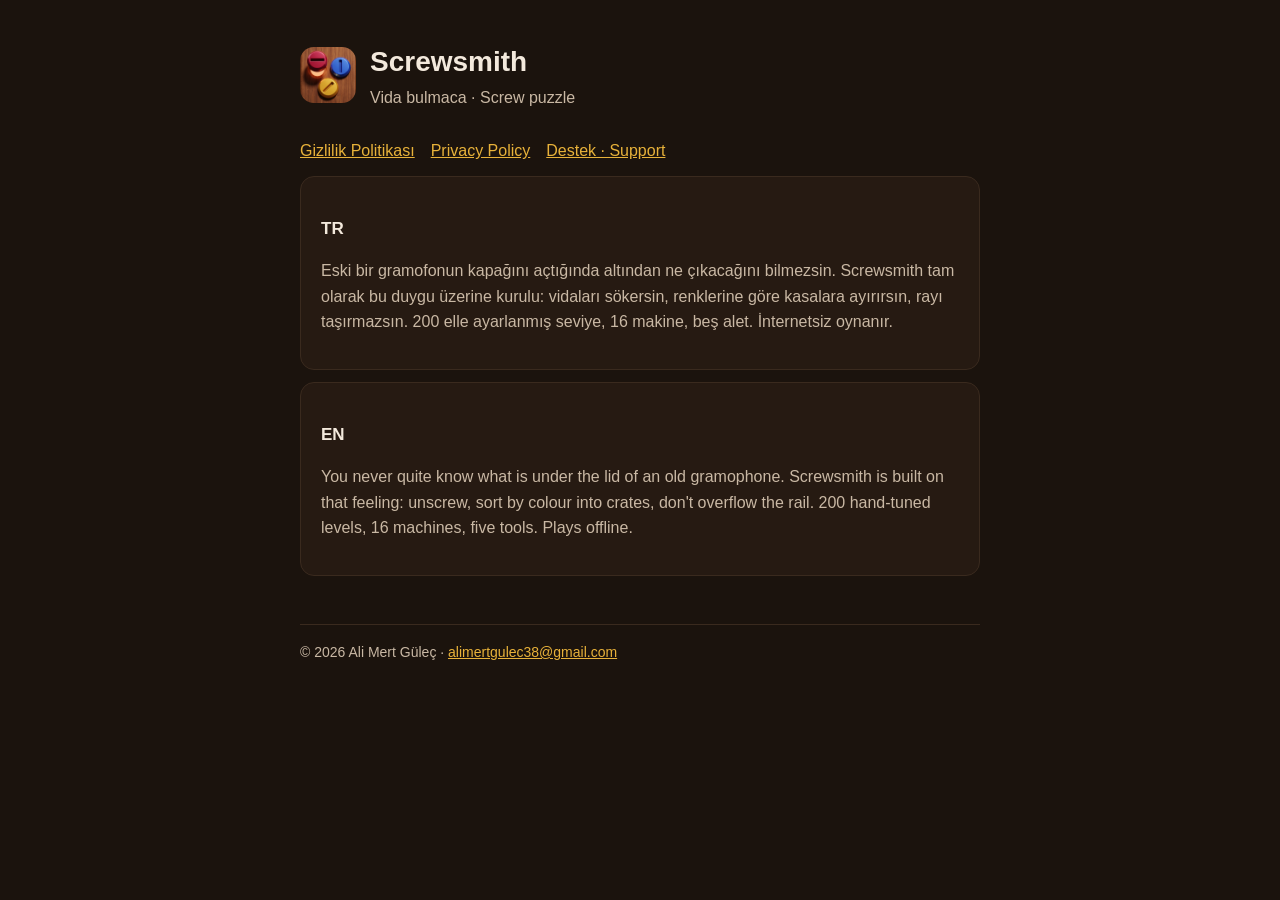
<file: index.html>
<!doctype html><html lang="tr"><head><meta charset="utf-8"><meta name="viewport" content="width=device-width,initial-scale=1"><title>Screwsmith</title><link rel="stylesheet" href="style.css"><link rel="icon" href="icon.png"></head><body><div class="wrap">
<header><img src="icon.png" alt=""><div><h1>Screwsmith</h1><p style="margin:0">Vida bulmaca · Screw puzzle</p></div></header>
<nav><a href="privacy.html">Gizlilik Politikası</a><a href="privacy-en.html">Privacy Policy</a><a href="support.html">Destek · Support</a></nav>
<div class="card"><h3>TR</h3><p>Eski bir gramofonun kapağını açtığında altından ne çıkacağını bilmezsin. Screwsmith tam olarak bu duygu üzerine kurulu: vidaları sökersin, renklerine göre kasalara ayırırsın, rayı taşırmazsın. 200 elle ayarlanmış seviye, 16 makine, beş alet. İnternetsiz oynanır.</p></div>
<div class="card"><h3>EN</h3><p>You never quite know what is under the lid of an old gramophone. Screwsmith is built on that feeling: unscrew, sort by colour into crates, don't overflow the rail. 200 hand-tuned levels, 16 machines, five tools. Plays offline.</p></div>
<footer>© 2026 Ali Mert Güleç · <a href="mailto:alimertgulec38@gmail.com">alimertgulec38@gmail.com</a></footer>
</div></body></html>
</file>
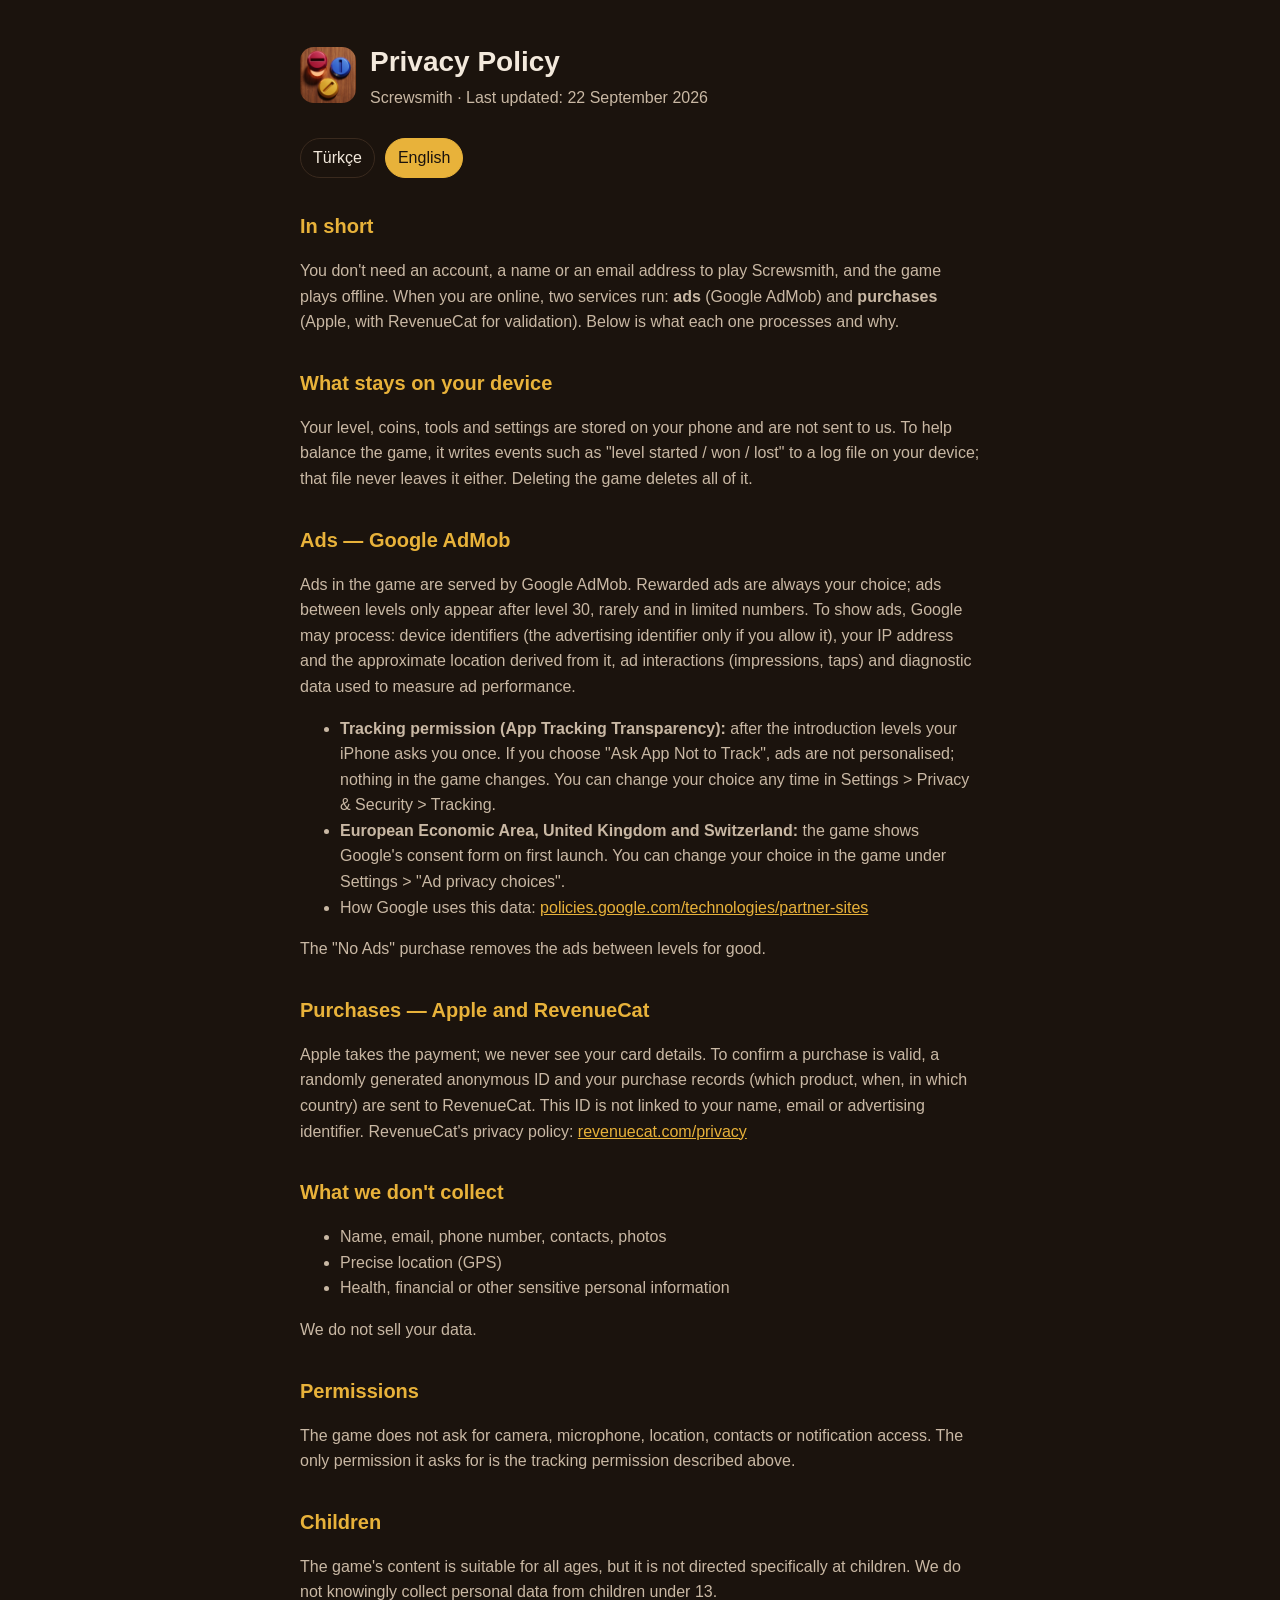
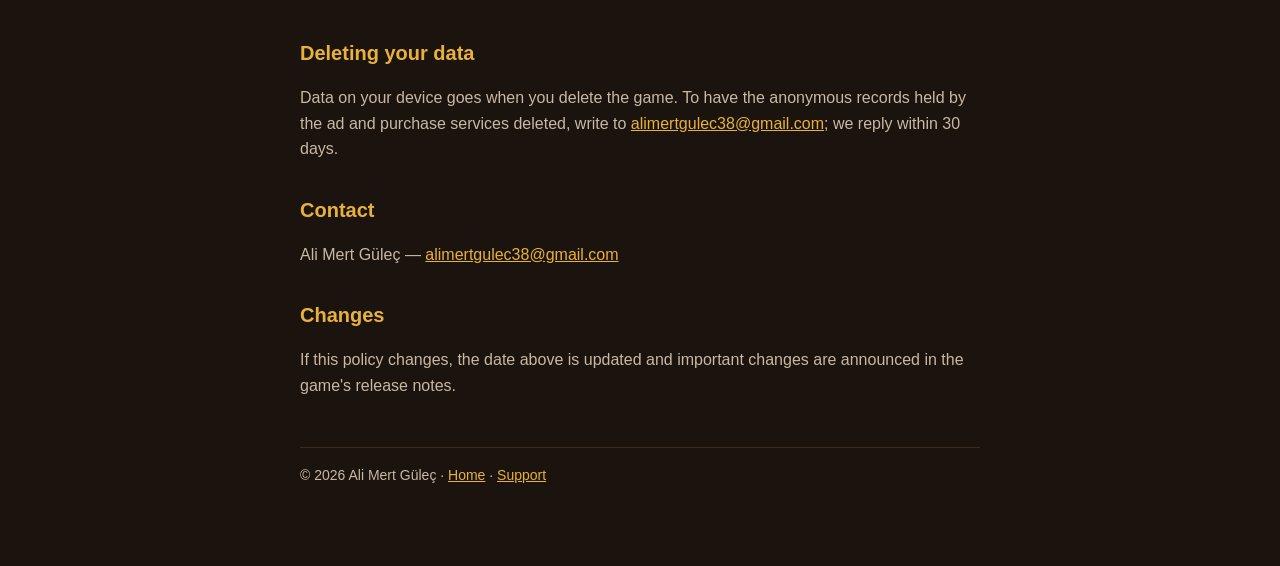
<file: privacy-en.html>
<!doctype html><html lang="en"><head><meta charset="utf-8"><meta name="viewport" content="width=device-width,initial-scale=1"><title>Screwsmith — Privacy Policy</title><link rel="stylesheet" href="style.css"><link rel="icon" href="icon.png"></head><body><div class="wrap">
<header><img src="icon.png" alt=""><div><h1>Privacy Policy</h1><p style="margin:0">Screwsmith · Last updated: 22 September 2026</p></div></header>
<div class="lang"><a href="privacy.html">Türkçe</a><a class="on" href="privacy-en.html">English</a></div>
<h2>In short</h2>
<p>You don't need an account, a name or an email address to play Screwsmith, and the game plays offline. When you are online, two services run: <strong>ads</strong> (Google AdMob) and <strong>purchases</strong> (Apple, with RevenueCat for validation). Below is what each one processes and why.</p>
<h2>What stays on your device</h2>
<p>Your level, coins, tools and settings are stored on your phone and are not sent to us. To help balance the game, it writes events such as "level started / won / lost" to a log file on your device; that file never leaves it either. Deleting the game deletes all of it.</p>
<h2>Ads — Google AdMob</h2>
<p>Ads in the game are served by Google AdMob. Rewarded ads are always your choice; ads between levels only appear after level 30, rarely and in limited numbers. To show ads, Google may process: device identifiers (the advertising identifier only if you allow it), your IP address and the approximate location derived from it, ad interactions (impressions, taps) and diagnostic data used to measure ad performance.</p>
<ul><li><strong>Tracking permission (App Tracking Transparency):</strong> after the introduction levels your iPhone asks you once. If you choose "Ask App Not to Track", ads are not personalised; nothing in the game changes. You can change your choice any time in Settings &gt; Privacy &amp; Security &gt; Tracking.</li>
<li><strong>European Economic Area, United Kingdom and Switzerland:</strong> the game shows Google's consent form on first launch. You can change your choice in the game under Settings &gt; "Ad privacy choices".</li>
<li>How Google uses this data: <a href="https://policies.google.com/technologies/partner-sites">policies.google.com/technologies/partner-sites</a></li></ul>
<p>The "No Ads" purchase removes the ads between levels for good.</p>
<h2>Purchases — Apple and RevenueCat</h2>
<p>Apple takes the payment; we never see your card details. To confirm a purchase is valid, a randomly generated anonymous ID and your purchase records (which product, when, in which country) are sent to RevenueCat. This ID is not linked to your name, email or advertising identifier. RevenueCat's privacy policy: <a href="https://www.revenuecat.com/privacy">revenuecat.com/privacy</a></p>
<h2>What we don't collect</h2>
<ul><li>Name, email, phone number, contacts, photos</li><li>Precise location (GPS)</li><li>Health, financial or other sensitive personal information</li></ul>
<p>We do not sell your data.</p>
<h2>Permissions</h2>
<p>The game does not ask for camera, microphone, location, contacts or notification access. The only permission it asks for is the tracking permission described above.</p>
<h2>Children</h2>
<p>The game's content is suitable for all ages, but it is not directed specifically at children. We do not knowingly collect personal data from children under 13.</p>
<h2>Deleting your data</h2>
<p>Data on your device goes when you delete the game. To have the anonymous records held by the ad and purchase services deleted, write to <a href="mailto:alimertgulec38@gmail.com">alimertgulec38@gmail.com</a>; we reply within 30 days.</p>
<h2>Contact</h2>
<p>Ali Mert Güleç — <a href="mailto:alimertgulec38@gmail.com">alimertgulec38@gmail.com</a></p>
<h2>Changes</h2>
<p>If this policy changes, the date above is updated and important changes are announced in the game's release notes.</p>
<footer>© 2026 Ali Mert Güleç · <a href="index.html">Home</a> · <a href="support.html">Support</a></footer>
</div></body></html>
</file>
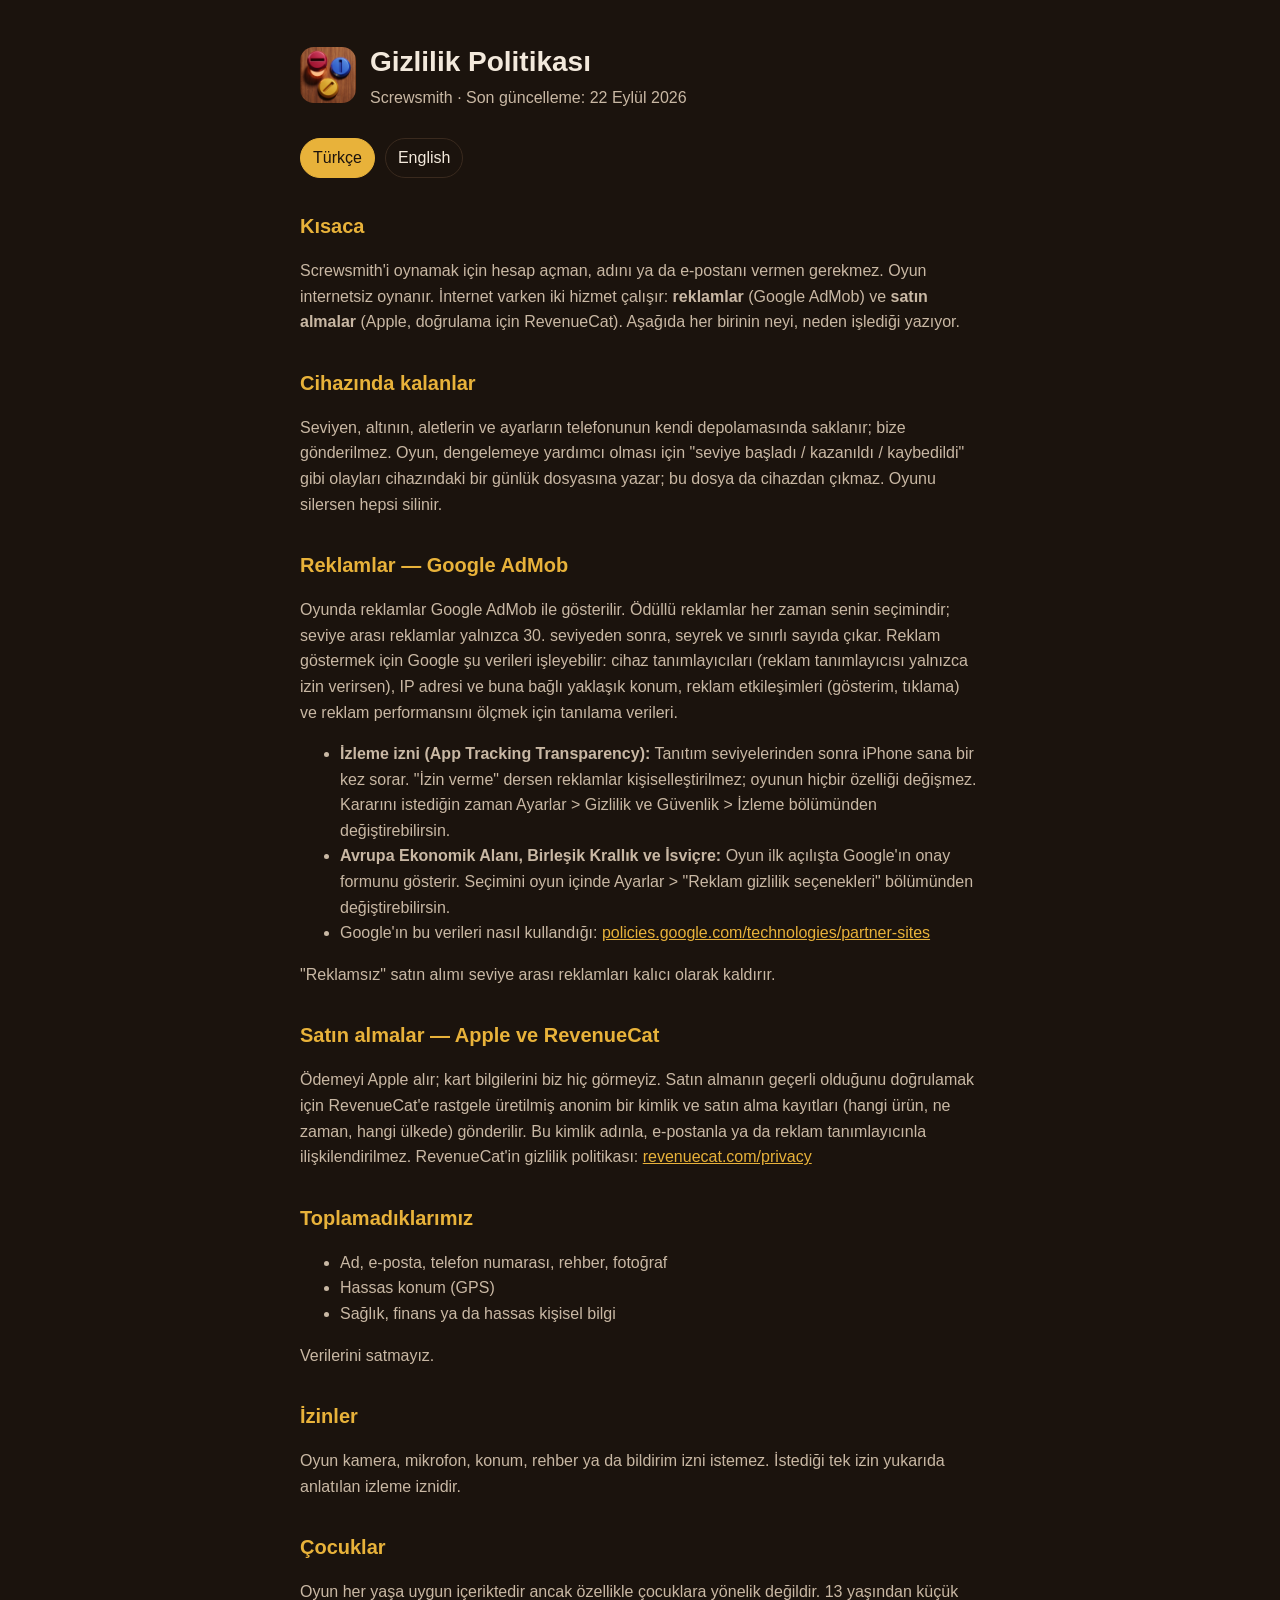
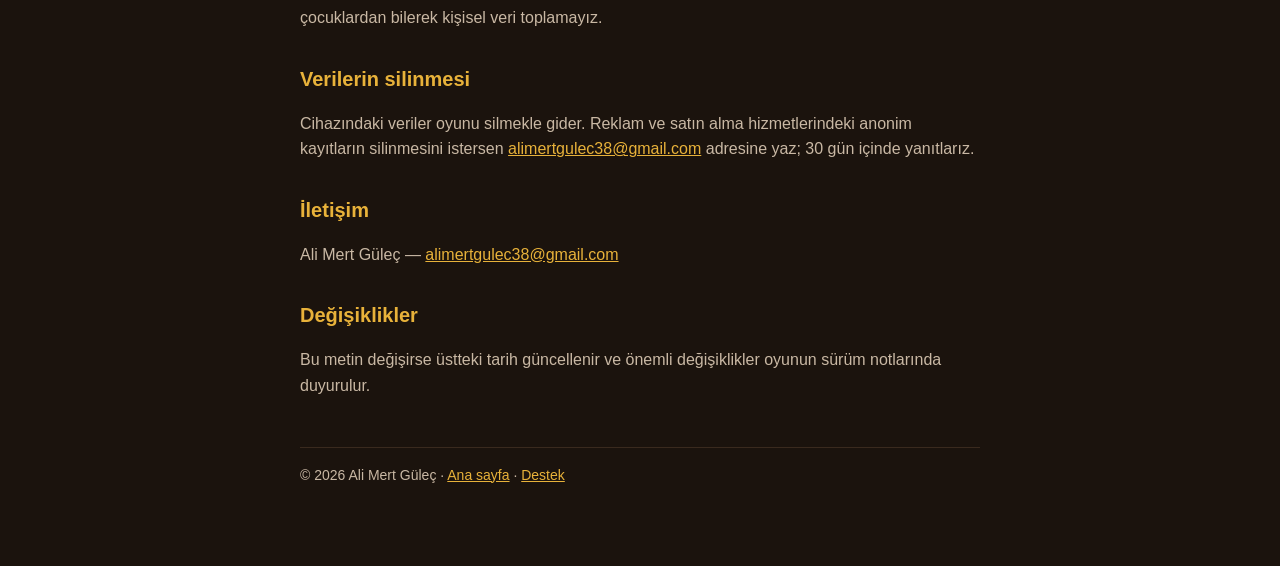
<file: privacy.html>
<!doctype html><html lang="tr"><head><meta charset="utf-8"><meta name="viewport" content="width=device-width,initial-scale=1"><title>Screwsmith — Gizlilik Politikası</title><link rel="stylesheet" href="style.css"><link rel="icon" href="icon.png"></head><body><div class="wrap">
<header><img src="icon.png" alt=""><div><h1>Gizlilik Politikası</h1><p style="margin:0">Screwsmith · Son güncelleme: 22 Eylül 2026</p></div></header>
<div class="lang"><a class="on" href="privacy.html">Türkçe</a><a href="privacy-en.html">English</a></div>
<h2>Kısaca</h2>
<p>Screwsmith'i oynamak için hesap açman, adını ya da e-postanı vermen gerekmez. Oyun internetsiz oynanır. İnternet varken iki hizmet çalışır: <strong>reklamlar</strong> (Google AdMob) ve <strong>satın almalar</strong> (Apple, doğrulama için RevenueCat). Aşağıda her birinin neyi, neden işlediği yazıyor.</p>
<h2>Cihazında kalanlar</h2>
<p>Seviyen, altının, aletlerin ve ayarların telefonunun kendi depolamasında saklanır; bize gönderilmez. Oyun, dengelemeye yardımcı olması için "seviye başladı / kazanıldı / kaybedildi" gibi olayları cihazındaki bir günlük dosyasına yazar; bu dosya da cihazdan çıkmaz. Oyunu silersen hepsi silinir.</p>
<h2>Reklamlar — Google AdMob</h2>
<p>Oyunda reklamlar Google AdMob ile gösterilir. Ödüllü reklamlar her zaman senin seçimindir; seviye arası reklamlar yalnızca 30. seviyeden sonra, seyrek ve sınırlı sayıda çıkar. Reklam göstermek için Google şu verileri işleyebilir: cihaz tanımlayıcıları (reklam tanımlayıcısı yalnızca izin verirsen), IP adresi ve buna bağlı yaklaşık konum, reklam etkileşimleri (gösterim, tıklama) ve reklam performansını ölçmek için tanılama verileri.</p>
<ul><li><strong>İzleme izni (App Tracking Transparency):</strong> Tanıtım seviyelerinden sonra iPhone sana bir kez sorar. "İzin verme" dersen reklamlar kişiselleştirilmez; oyunun hiçbir özelliği değişmez. Kararını istediğin zaman Ayarlar &gt; Gizlilik ve Güvenlik &gt; İzleme bölümünden değiştirebilirsin.</li>
<li><strong>Avrupa Ekonomik Alanı, Birleşik Krallık ve İsviçre:</strong> Oyun ilk açılışta Google'ın onay formunu gösterir. Seçimini oyun içinde Ayarlar &gt; "Reklam gizlilik seçenekleri" bölümünden değiştirebilirsin.</li>
<li>Google'ın bu verileri nasıl kullandığı: <a href="https://policies.google.com/technologies/partner-sites">policies.google.com/technologies/partner-sites</a></li></ul>
<p>"Reklamsız" satın alımı seviye arası reklamları kalıcı olarak kaldırır.</p>
<h2>Satın almalar — Apple ve RevenueCat</h2>
<p>Ödemeyi Apple alır; kart bilgilerini biz hiç görmeyiz. Satın almanın geçerli olduğunu doğrulamak için RevenueCat'e rastgele üretilmiş anonim bir kimlik ve satın alma kayıtları (hangi ürün, ne zaman, hangi ülkede) gönderilir. Bu kimlik adınla, e-postanla ya da reklam tanımlayıcınla ilişkilendirilmez. RevenueCat'in gizlilik politikası: <a href="https://www.revenuecat.com/privacy">revenuecat.com/privacy</a></p>
<h2>Toplamadıklarımız</h2>
<ul><li>Ad, e-posta, telefon numarası, rehber, fotoğraf</li><li>Hassas konum (GPS)</li><li>Sağlık, finans ya da hassas kişisel bilgi</li></ul>
<p>Verilerini satmayız.</p>
<h2>İzinler</h2>
<p>Oyun kamera, mikrofon, konum, rehber ya da bildirim izni istemez. İstediği tek izin yukarıda anlatılan izleme iznidir.</p>
<h2>Çocuklar</h2>
<p>Oyun her yaşa uygun içeriktedir ancak özellikle çocuklara yönelik değildir. 13 yaşından küçük çocuklardan bilerek kişisel veri toplamayız.</p>
<h2>Verilerin silinmesi</h2>
<p>Cihazındaki veriler oyunu silmekle gider. Reklam ve satın alma hizmetlerindeki anonim kayıtların silinmesini istersen <a href="mailto:alimertgulec38@gmail.com">alimertgulec38@gmail.com</a> adresine yaz; 30 gün içinde yanıtlarız.</p>
<h2>İletişim</h2>
<p>Ali Mert Güleç — <a href="mailto:alimertgulec38@gmail.com">alimertgulec38@gmail.com</a></p>
<h2>Değişiklikler</h2>
<p>Bu metin değişirse üstteki tarih güncellenir ve önemli değişiklikler oyunun sürüm notlarında duyurulur.</p>
<footer>© 2026 Ali Mert Güleç · <a href="index.html">Ana sayfa</a> · <a href="support.html">Destek</a></footer>
</div></body></html>
</file>
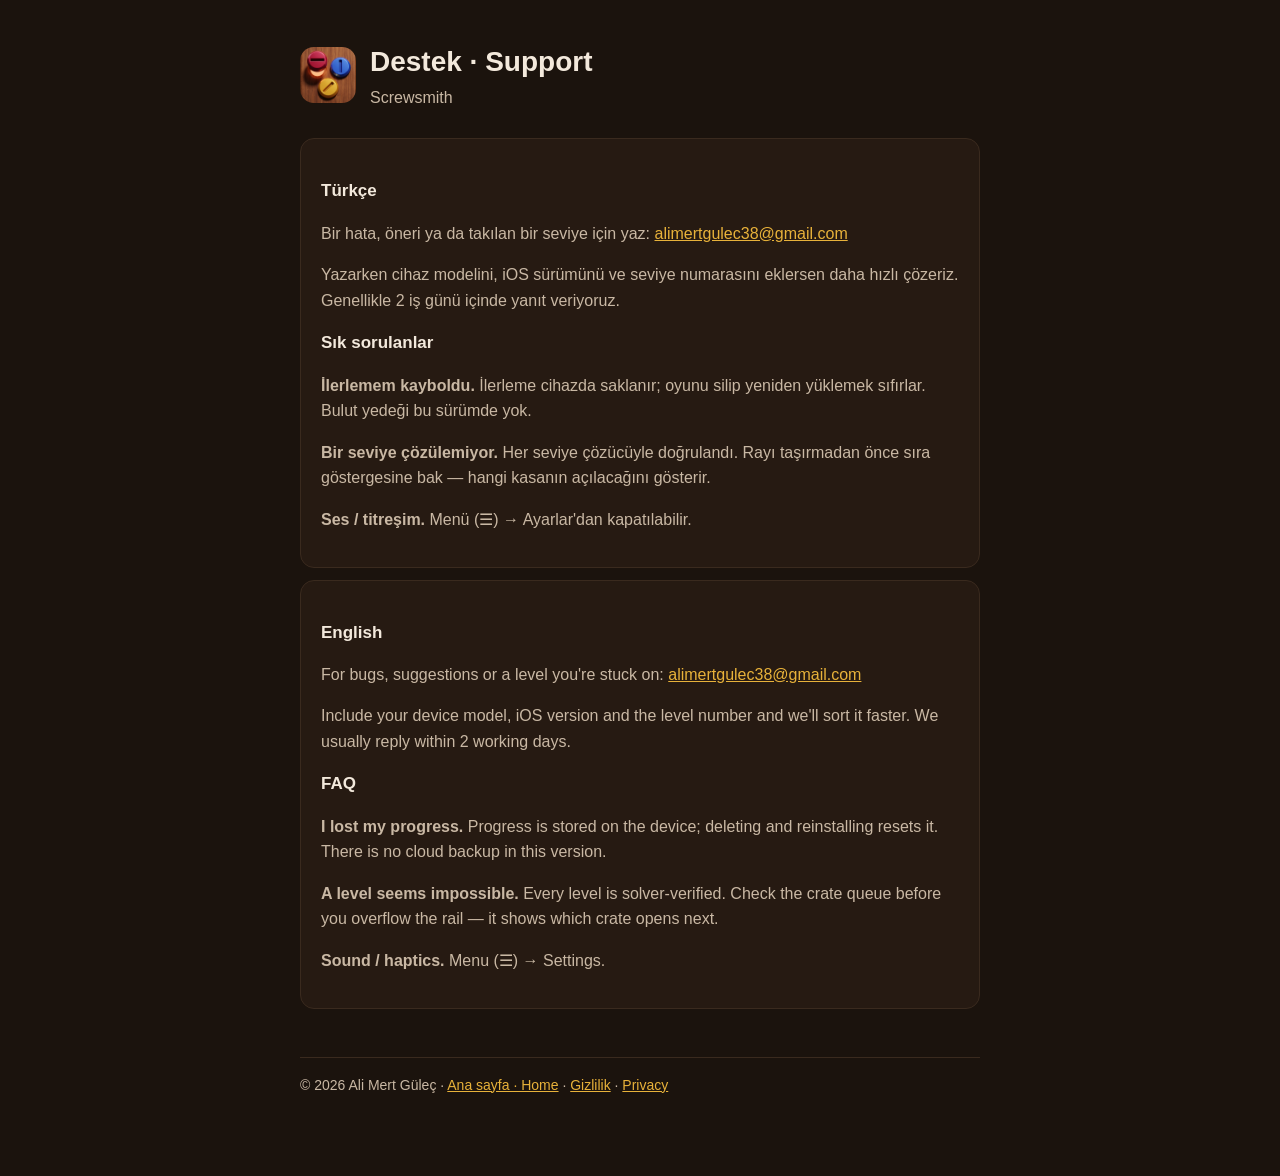
<file: support.html>
<!doctype html><html lang="tr"><head><meta charset="utf-8"><meta name="viewport" content="width=device-width,initial-scale=1"><title>Screwsmith — Destek · Support</title><link rel="stylesheet" href="style.css"><link rel="icon" href="icon.png"></head><body><div class="wrap">
<header><img src="icon.png" alt=""><div><h1>Destek · Support</h1><p style="margin:0">Screwsmith</p></div></header>
<div class="card"><h3>Türkçe</h3><p>Bir hata, öneri ya da takılan bir seviye için yaz: <a href="mailto:alimertgulec38@gmail.com?subject=Screwsmith%20destek">alimertgulec38@gmail.com</a></p><p>Yazarken cihaz modelini, iOS sürümünü ve seviye numarasını eklersen daha hızlı çözeriz. Genellikle 2 iş günü içinde yanıt veriyoruz.</p>
<h3 style="margin-top:14px">Sık sorulanlar</h3>
<p><strong>İlerlemem kayboldu.</strong> İlerleme cihazda saklanır; oyunu silip yeniden yüklemek sıfırlar. Bulut yedeği bu sürümde yok.</p>
<p><strong>Bir seviye çözülemiyor.</strong> Her seviye çözücüyle doğrulandı. Rayı taşırmadan önce sıra göstergesine bak — hangi kasanın açılacağını gösterir.</p>
<p><strong>Ses / titreşim.</strong> Menü (☰) → Ayarlar'dan kapatılabilir.</p></div>
<div class="card"><h3>English</h3><p>For bugs, suggestions or a level you're stuck on: <a href="mailto:alimertgulec38@gmail.com?subject=Screwsmith%20support">alimertgulec38@gmail.com</a></p><p>Include your device model, iOS version and the level number and we'll sort it faster. We usually reply within 2 working days.</p>
<h3 style="margin-top:14px">FAQ</h3>
<p><strong>I lost my progress.</strong> Progress is stored on the device; deleting and reinstalling resets it. There is no cloud backup in this version.</p>
<p><strong>A level seems impossible.</strong> Every level is solver-verified. Check the crate queue before you overflow the rail — it shows which crate opens next.</p>
<p><strong>Sound / haptics.</strong> Menu (☰) → Settings.</p></div>
<footer>© 2026 Ali Mert Güleç · <a href="index.html">Ana sayfa · Home</a> · <a href="privacy.html">Gizlilik</a> · <a href="privacy-en.html">Privacy</a></footer>
</div></body></html>
</file>
<file: style.css>
:root{--bg:#1b130d;--card:#261a12;--fg:#f3e9dc;--muted:#c9b8a4;--acc:#e8b23a;--line:#3a2a1e}
*{box-sizing:border-box}body{margin:0;background:var(--bg);color:var(--fg);font:16px/1.6 -apple-system,BlinkMacSystemFont,"Segoe UI",Roboto,Helvetica,Arial,sans-serif}
.wrap{max-width:720px;margin:0 auto;padding:40px 20px 80px}
header{display:flex;align-items:center;gap:14px;margin-bottom:28px}header img{width:56px;height:56px;border-radius:14px}
h1{font-size:28px;margin:0}h2{font-size:20px;margin:32px 0 8px;color:var(--acc)}h3{font-size:17px;margin:20px 0 6px}
p,li{color:var(--muted)}a{color:var(--acc)}
nav a{margin-right:16px}.lang{display:flex;gap:10px;margin:8px 0 24px}.lang a{padding:6px 12px;border:1px solid var(--line);border-radius:999px;text-decoration:none;color:var(--fg)}.lang a.on{background:var(--acc);color:#1b130d;border-color:var(--acc)}
.card{background:var(--card);border:1px solid var(--line);border-radius:14px;padding:18px 20px;margin:12px 0}
footer{margin-top:48px;color:var(--muted);font-size:14px;border-top:1px solid var(--line);padding-top:16px}
</file>
